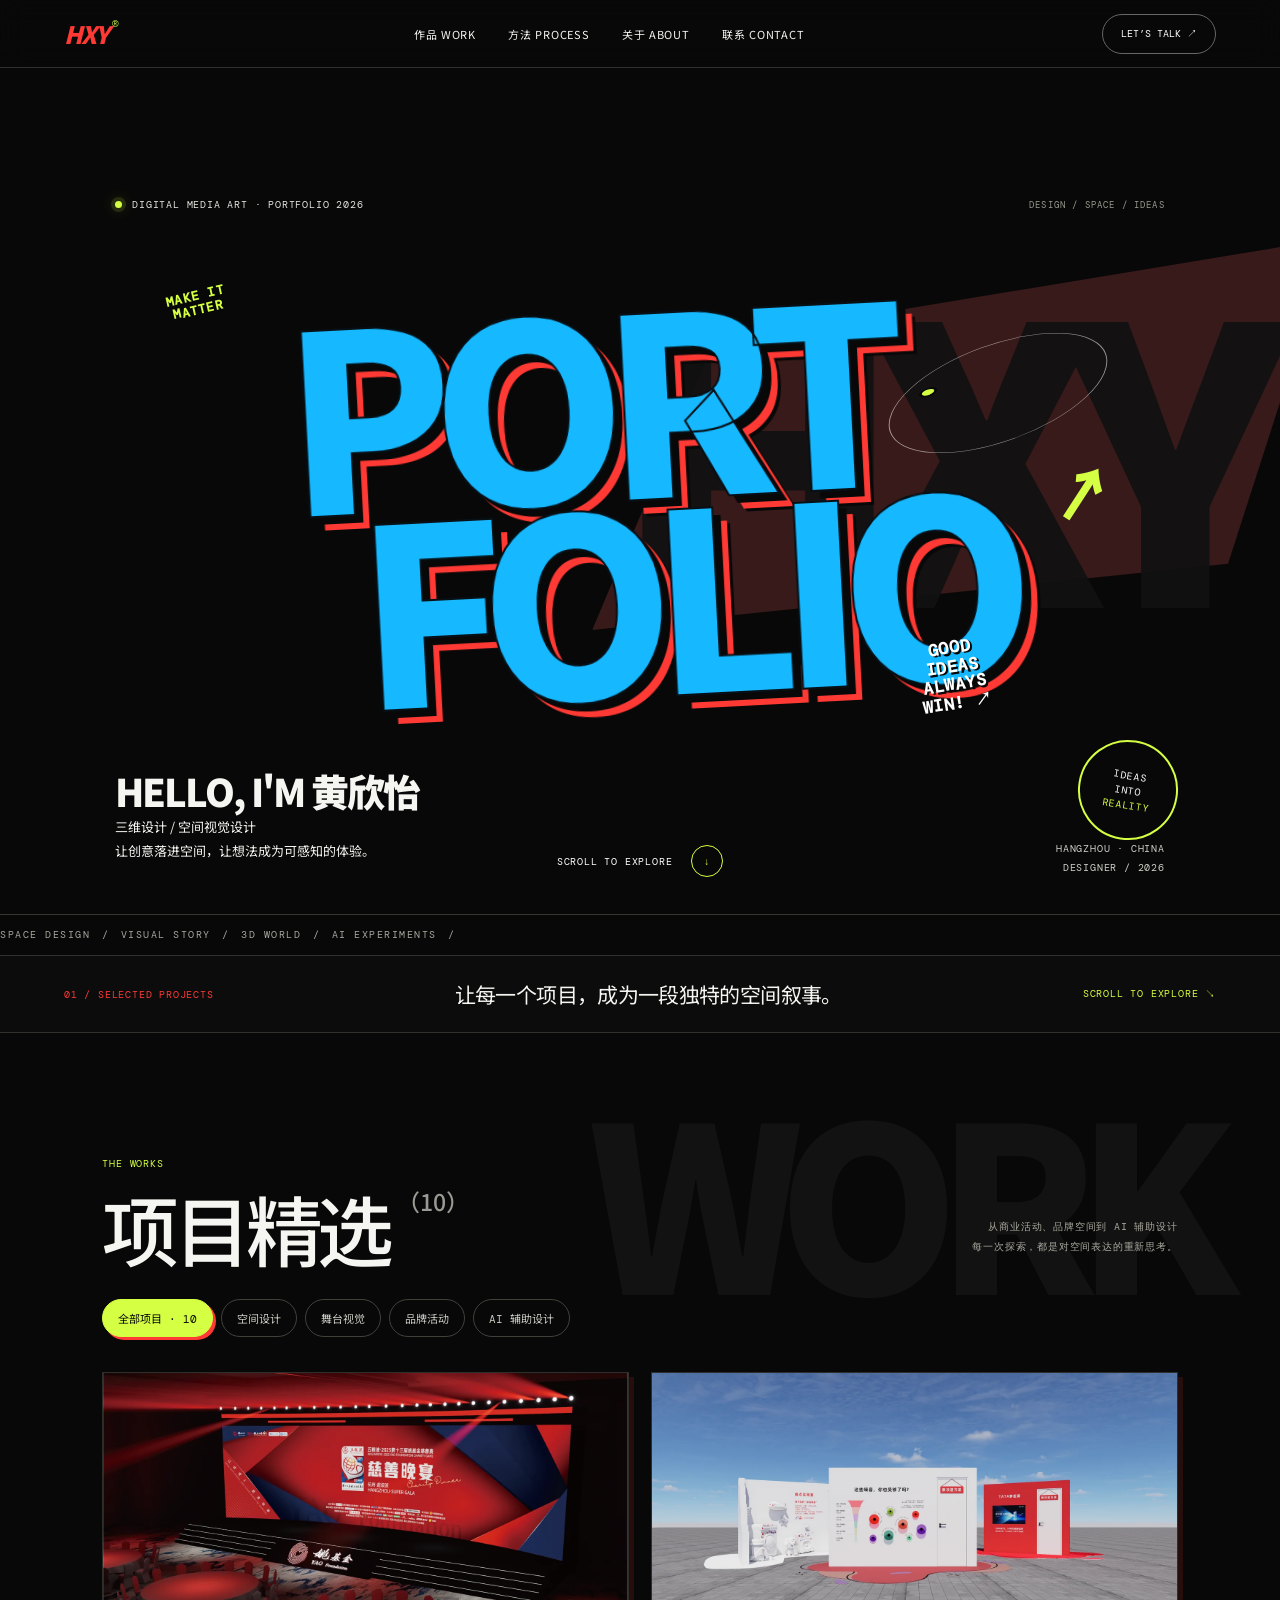
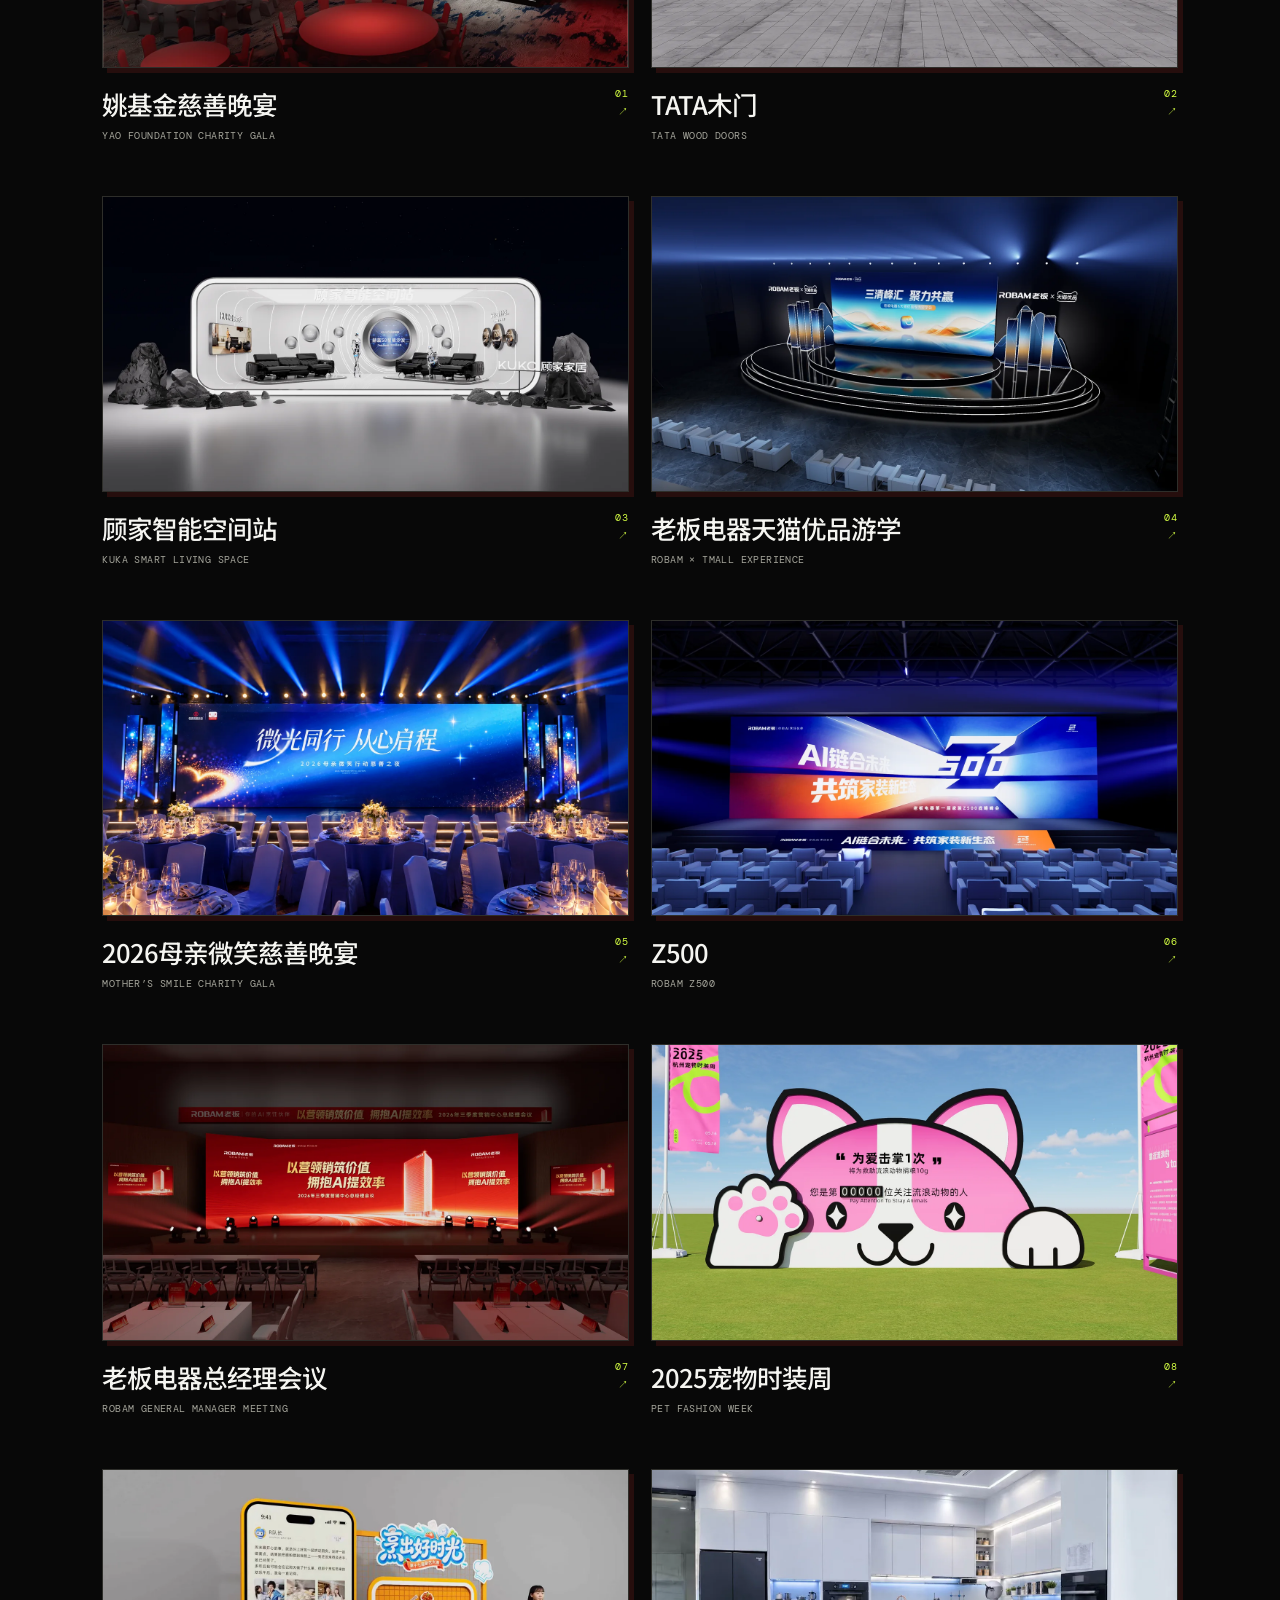
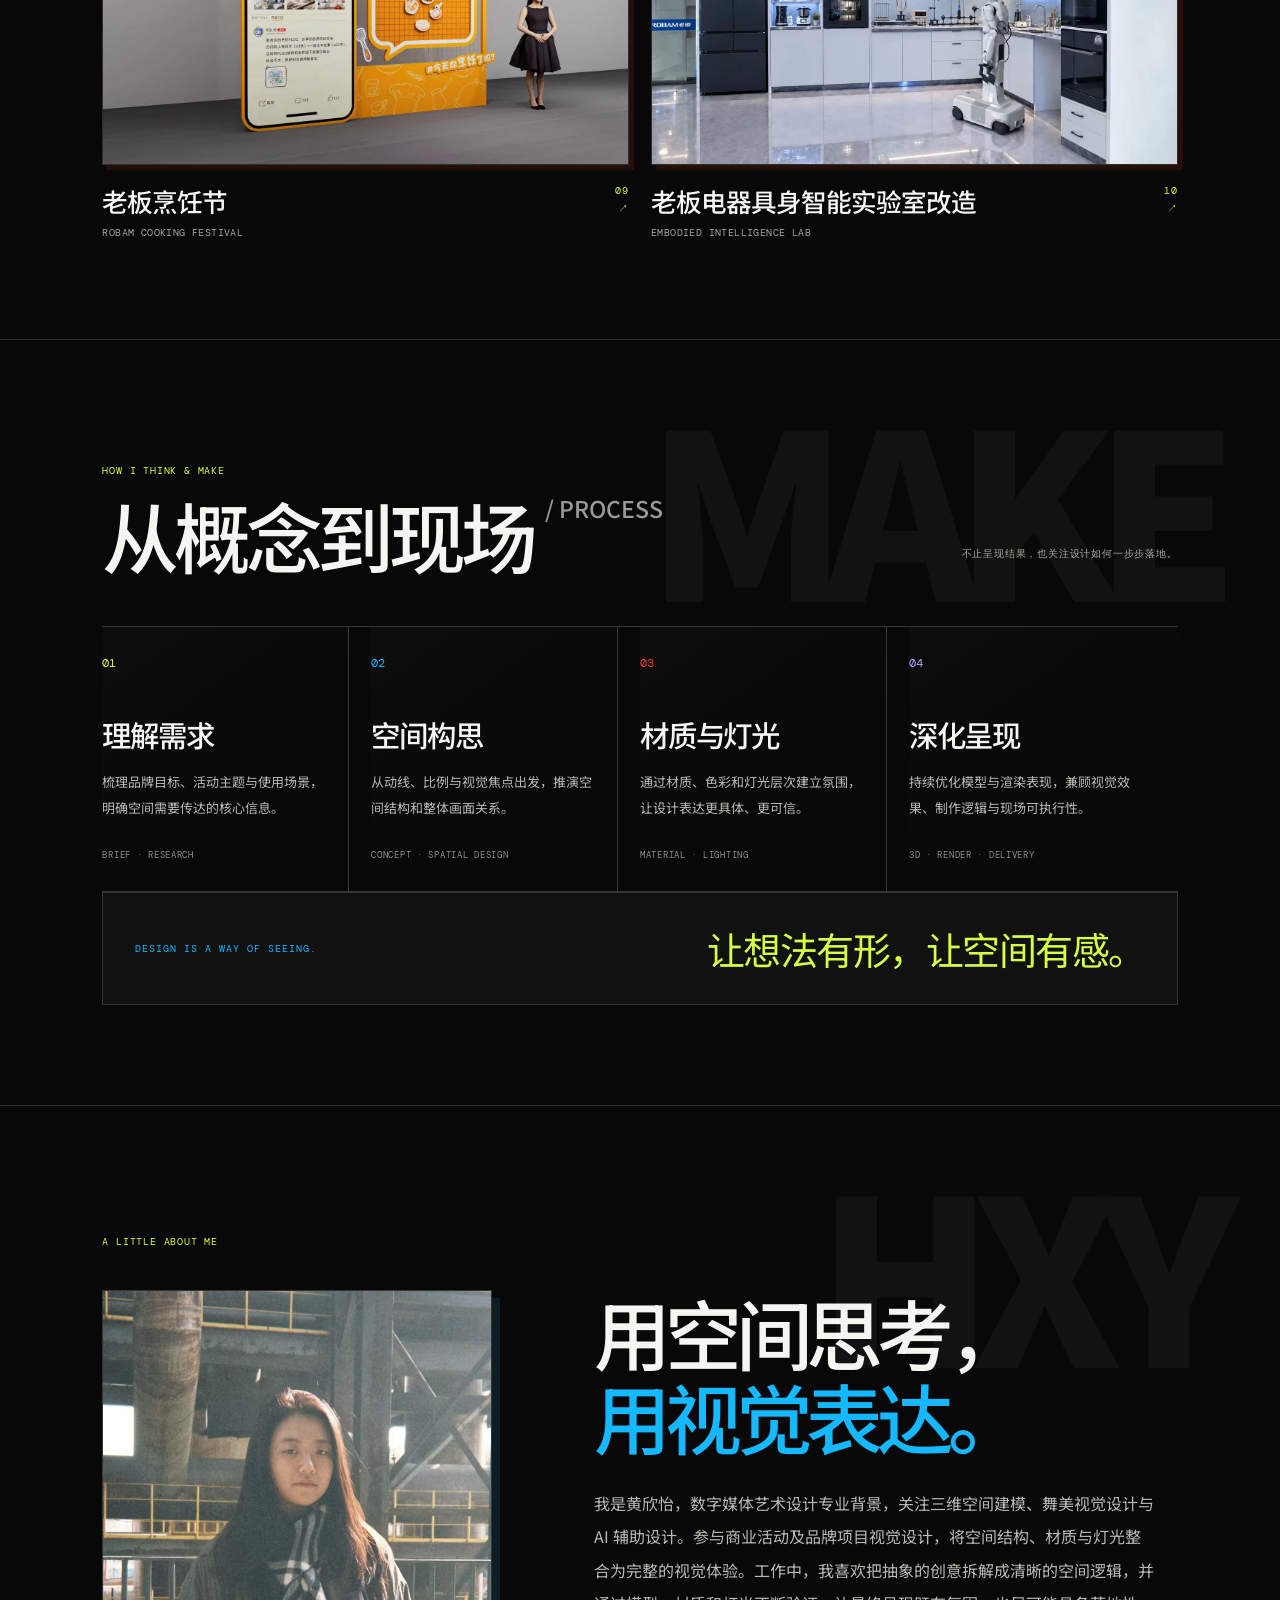
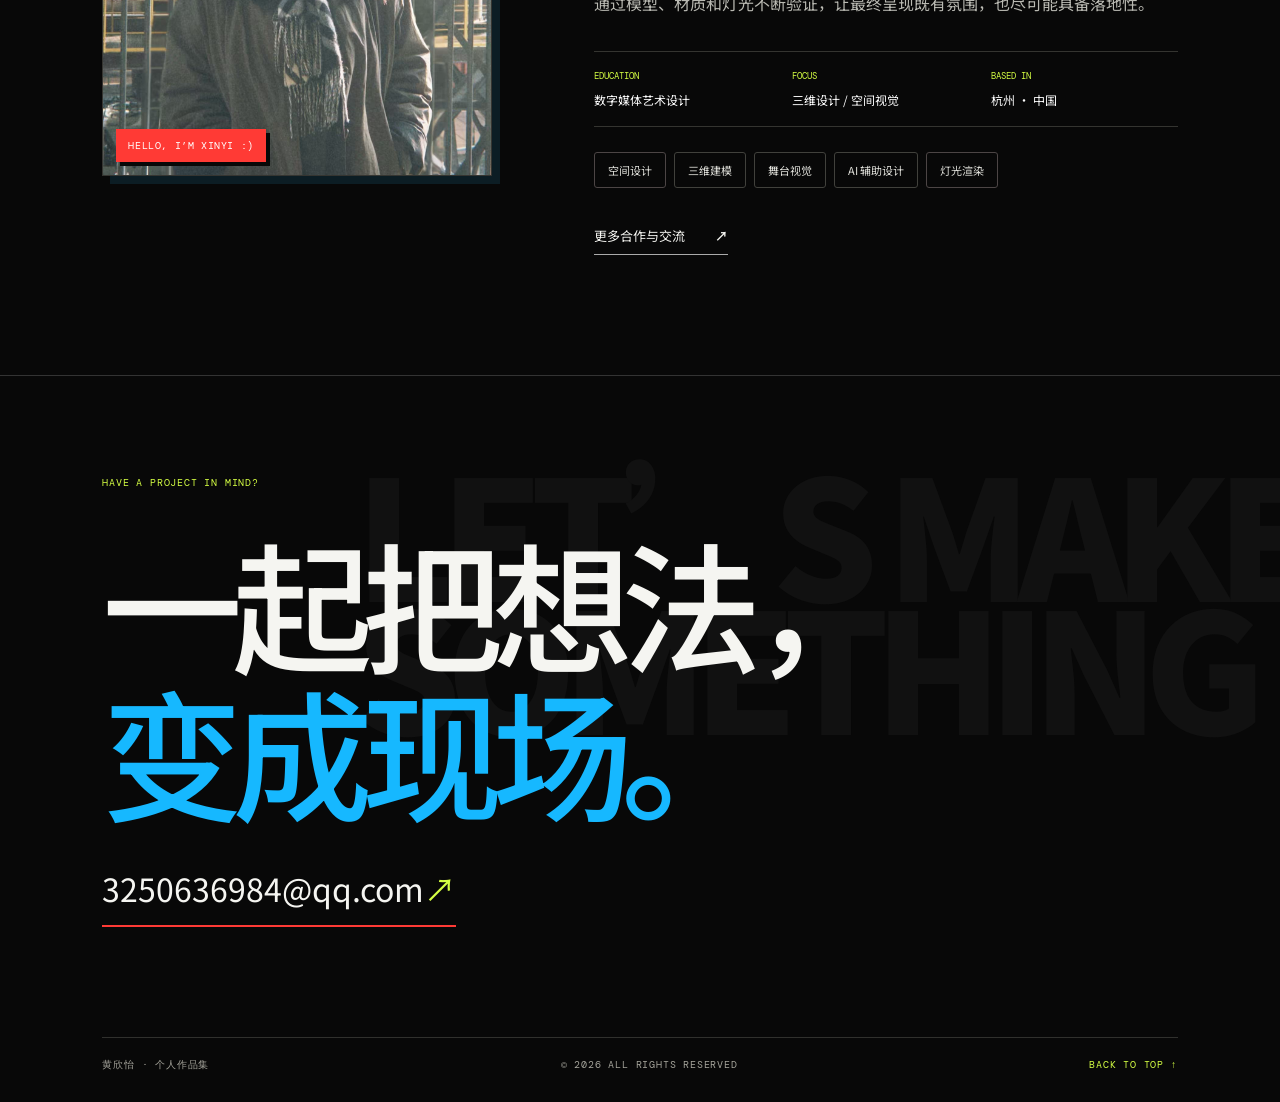
<file: index.html>
<!doctype html>
<html lang="zh-CN"><head><meta charset="utf-8"><meta name="viewport" content="width=device-width,initial-scale=1,viewport-fit=cover"><meta name="theme-color" content="#080808"><meta name="description" content="黄欣怡个人作品集｜三维设计、空间视觉与AI辅助设计"><title>黄欣怡 — 空间视觉设计作品集</title><link rel="stylesheet" href="style.css"></head>
<body><div class="site-loader" id="siteLoader" aria-label="网站加载中" role="status"><div class="loader-inner"><div class="loader-mark" aria-hidden="true"></div><div class="loader-bottom"><span class="loader-label">正在载入作品</span><span class="loader-percent" id="loaderPercent">0%</span></div><div class="loader-track"><span id="loaderBar"></span></div></div></div><div class="topbar"><a class="wordmark" href="#home">HXY<span>®</span></a><nav><a href="#work">作品 WORK</a><a href="#approach">方法 PROCESS</a><a href="#about">关于 ABOUT</a><a href="#contact">联系 CONTACT</a></nav><a class="contact-pill" href="mailto:3250636984@qq.com">LET’S TALK ↗</a></div>
<main id="home"><section class="hero hero-playful"><div class="hero-kicker"><span class="dot"></span> DIGITAL MEDIA ART · PORTFOLIO 2026 <span class="kicker-note">DESIGN / SPACE / IDEAS</span></div><div class="hero-art-wrap"><div class="hero-artword" aria-label="Portfolio"><span class="word-line word-line-one">PORT</span><span class="word-line word-line-two">FOLIO</span></div><span class="hero-doodle doodle-one">GOOD<br>IDEAS<br>ALWAYS<br>WIN! ↗</span><span class="hero-doodle doodle-two">MAKE IT<br>MATTER</span><span class="hero-spark spark-three">↗</span><span class="hero-orbit"></span></div><div class="hero-bottom"><p><strong>HELLO, I'M 黄欣怡</strong><br>三维设计 / 空间视觉设计<br>让创意落进空间，让想法成为可感知的体验。</p><a class="scroll-cue" href="#work">SCROLL TO EXPLORE <span>↓</span></a><div class="hero-index">HANGZHOU · CHINA<br>DESIGNER / 2026</div></div><div class="hero-stamp">IDEAS<br>INTO<br><b>REALITY</b></div><div class="hero-bottom-ribbon">SPACE DESIGN　/　VISUAL STORY　/　3D WORLD　/　AI EXPERIMENTS　/　</div></section>
<section class="intro-line"><span>01 / SELECTED PROJECTS</span><p>让每一个项目，成为一段独特的空间叙事。</p><span>SCROLL TO EXPLORE ↘</span></section>
<section id="work" class="work-section"><div class="section-head"><div><span class="eyebrow">THE WORKS</span><h2>项目精选<span>（10）</span></h2></div><p>从商业活动、品牌空间到 AI 辅助设计<br>每一次探索，都是对空间表达的重新思考。</p></div><div class="project-filter" id="projectFilter" aria-label="项目分类筛选"><button class="active" data-filter="all">全部项目 · 10</button><button data-filter="空间设计">空间设计</button><button data-filter="舞台视觉">舞台视觉</button><button data-filter="品牌活动">品牌活动</button><button data-filter="AI辅助设计">AI 辅助设计</button></div><div class="project-list" id="projectList"></div></section>
<section class="approach-section" id="approach"><div class="section-head"><div><span class="eyebrow">HOW I THINK & MAKE</span><h2>从概念到现场<span> / PROCESS</span></h2></div><p>不止呈现结果，也关注设计如何一步步落地。</p></div><div class="approach-grid"><article class="approach-card"><span>01</span><h3>理解需求</h3><p>梳理品牌目标、活动主题与使用场景，明确空间需要传达的核心信息。</p><small>BRIEF · RESEARCH</small></article><article class="approach-card"><span>02</span><h3>空间构思</h3><p>从动线、比例与视觉焦点出发，推演空间结构和整体画面关系。</p><small>CONCEPT · SPATIAL DESIGN</small></article><article class="approach-card"><span>03</span><h3>材质与灯光</h3><p>通过材质、色彩和灯光层次建立氛围，让设计表达更具体、更可信。</p><small>MATERIAL · LIGHTING</small></article><article class="approach-card"><span>04</span><h3>深化呈现</h3><p>持续优化模型与渲染表现，兼顾视觉效果、制作逻辑与现场可执行性。</p><small>3D · RENDER · DELIVERY</small></article></div><div class="statement-band"><span>DESIGN IS A WAY OF SEEING.</span><p>让想法有形，让空间有感。</p></div></section>
<section id="about" class="about-section"><span class="eyebrow">A LITTLE ABOUT ME</span><div class="about-grid"><div class="about-visual"><img src="assets/about-photo.jpg" alt="黄欣怡个人照片" loading="lazy"><span>HELLO, I’M XINYI :)</span></div><div class="about-content"><h2>用空间思考，<br><em>用视觉表达。</em></h2><p class="about-copy">我是黄欣怡，数字媒体艺术设计专业背景，关注三维空间建模、舞美视觉设计与 AI 辅助设计。参与商业活动及品牌项目视觉设计，将空间结构、材质与灯光整合为完整的视觉体验。工作中，我喜欢把抽象的创意拆解成清晰的空间逻辑，并通过模型、材质和灯光不断验证，让最终呈现既有氛围，也尽可能具备落地性。</p><div class="profile-facts"><div><small>EDUCATION</small><b>数字媒体艺术设计</b></div><div><small>FOCUS</small><b>三维设计 / 空间视觉</b></div><div><small>BASED IN</small><b>杭州 · 中国</b></div></div><div class="skill-row"><span>空间设计</span><span>三维建模</span><span>舞台视觉</span><span>AI 辅助设计</span><span>灯光渲染</span></div><a class="text-link" href="mailto:3250636984@qq.com">更多合作与交流 <b>↗</b></a></div></div></section>
<section id="contact" class="contact-section"><span class="eyebrow">HAVE A PROJECT IN MIND?</span><h2>一起把想法，<br><em>变成现场。</em></h2><a class="email-link" href="mailto:3250636984@qq.com">3250636984@qq.com <span>↗</span></a><div class="contact-foot"><span>黄欣怡 · 个人作品集</span><span>© 2026 ALL RIGHTS RESERVED</span><a href="#home">BACK TO TOP ↑</a></div></section></main>
<div class="modal" id="modal" aria-hidden="true"><button class="modal-close" aria-label="关闭">×</button><div class="modal-inner"><div class="modal-meta"><span id="modalNum"></span><span id="modalTag"></span></div><h2 id="modalTitle"></h2><p id="modalDesc"></p><div class="modal-gallery" id="modalGallery"></div><div class="modal-bottom"><span>SELECTED PROJECT / HXY</span><button id="modalPrev">← 上一个</button><button id="modalNext">下一个 →</button></div></div></div><script src="projects.js"></script><script src="script.js"></script></body></html>
</file>
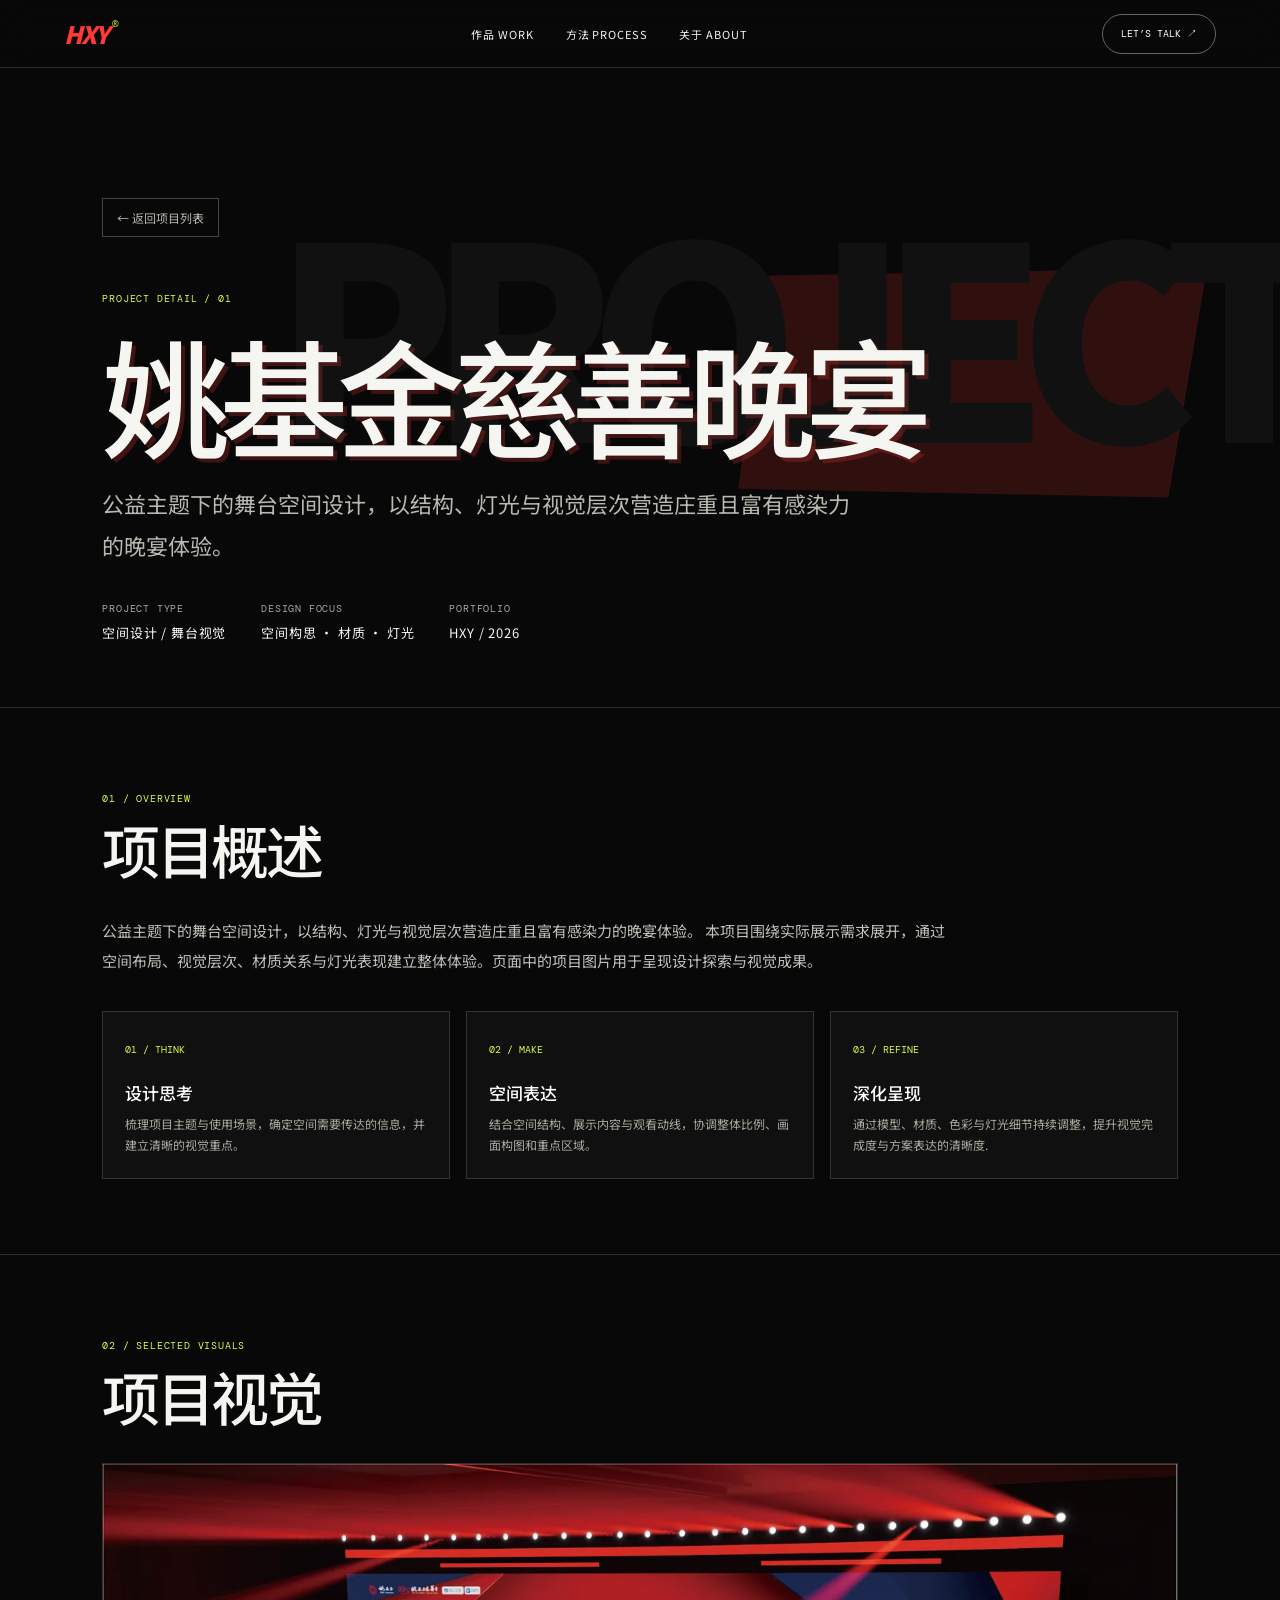
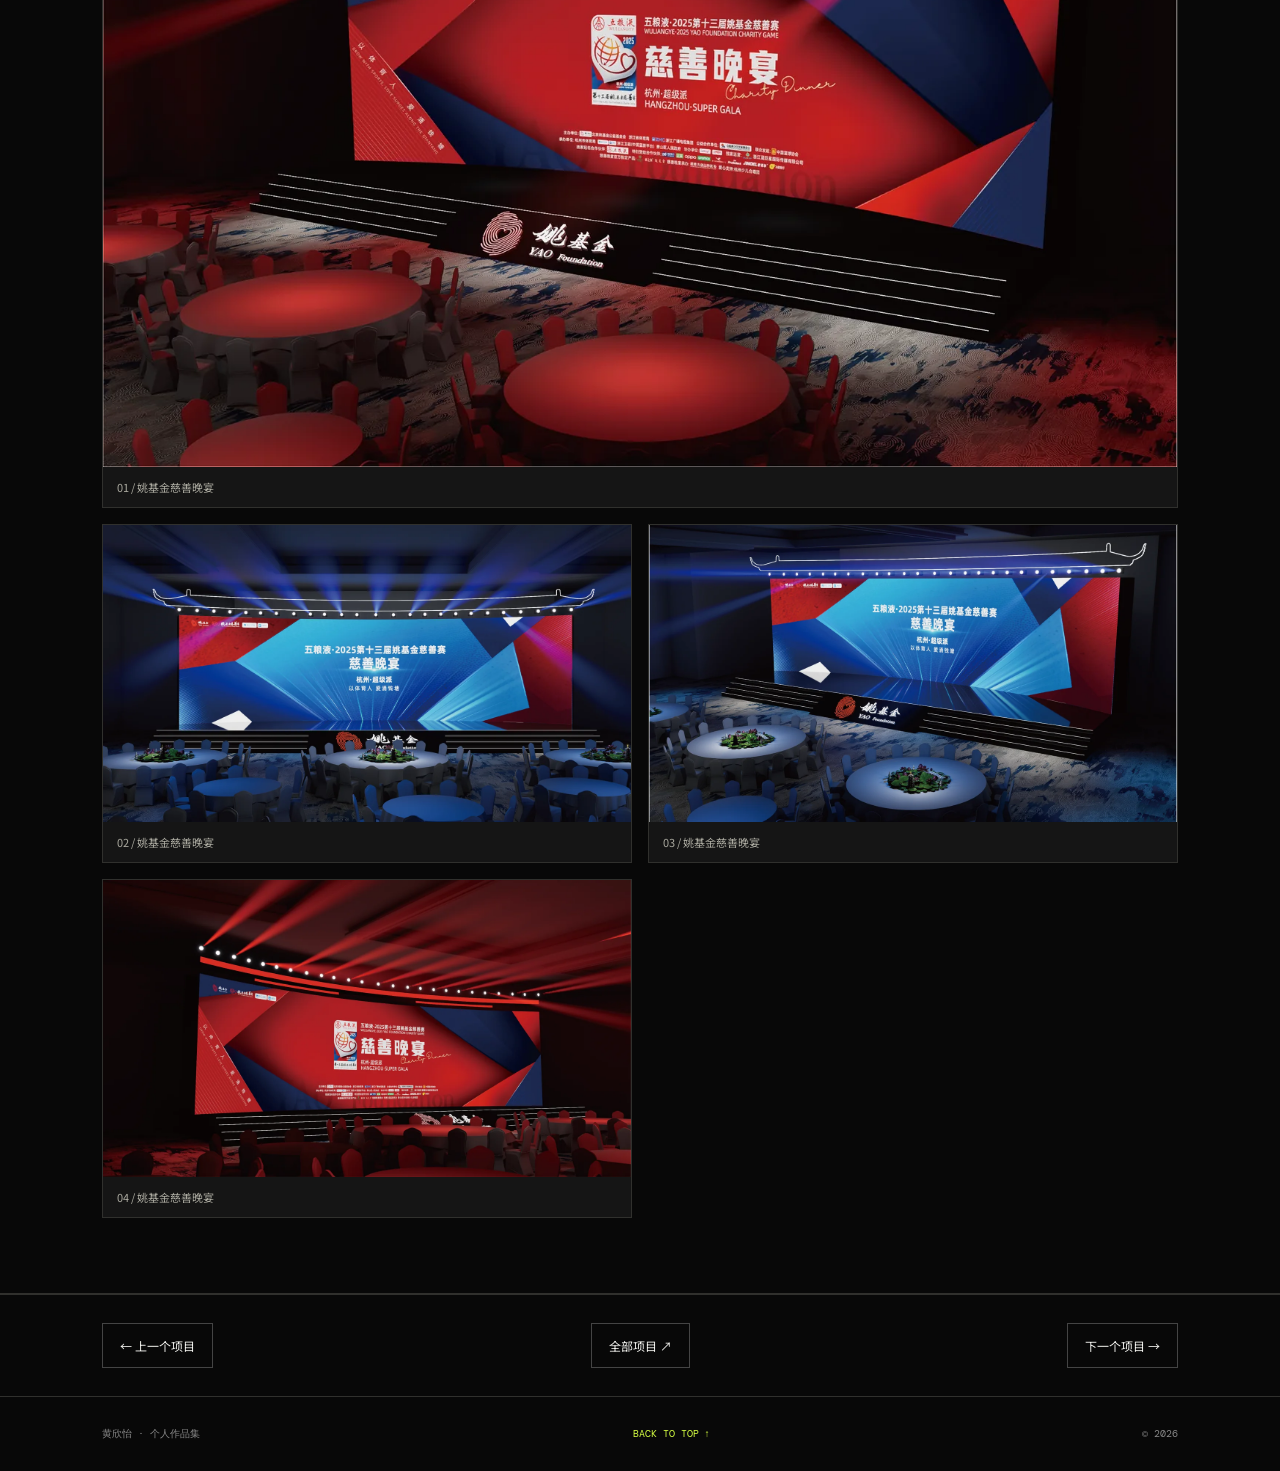
<file: project.html>
<!doctype html>
<html lang="zh-CN"><head><meta charset="utf-8"><meta name="viewport" content="width=device-width,initial-scale=1,viewport-fit=cover"><meta name="theme-color" content="#080808"><meta name="description" content="黄欣怡个人作品集项目详情"><title>项目详情 — 黄欣怡</title><link rel="stylesheet" href="style.css"><style>
.detail-top{padding:130px 8vw 65px;border-bottom:1px solid #30302d}.back-link{font-size:12px;color:#b6b6ae}.detail-top .eyebrow{display:block;margin-top:55px}.detail-top h1{font-size:clamp(48px,10vw,130px);line-height:1;letter-spacing:-.085em;font-weight:500;margin:25px 0}.detail-top .lead{font-size:clamp(16px,2vw,22px);line-height:1.9;color:#b9b9b2;max-width:760px}.detail-meta{display:flex;gap:35px;flex-wrap:wrap;margin-top:35px;color:#aaa99f;font:10px 'DM Mono',monospace;letter-spacing:.08em}.detail-meta b{display:block;color:#f5f5f1;font:13px 'Noto Sans SC',sans-serif;margin-top:8px}.detail-section{padding:75px 8vw;border-bottom:1px solid #30302d}.detail-section h2{font-size:clamp(30px,5vw,58px);letter-spacing:-.06em;font-weight:500;margin:0 0 25px}.detail-copy{max-width:850px;color:#c1c1ba;line-height:2;font-size:15px}.detail-copy p{margin:0 0 16px}.detail-points{display:grid;grid-template-columns:repeat(3,1fr);gap:16px;margin-top:35px}.detail-point{border:1px solid #333;padding:22px;min-height:150px}.detail-point small{font:10px 'DM Mono';color:var(--accent)}.detail-point h3{font-size:17px;font-weight:500;margin:22px 0 8px}.detail-point p{font-size:12px;color:#aaa99f;line-height:1.8;margin:0}.detail-gallery{display:grid;grid-template-columns:1fr 1fr;gap:16px}.detail-gallery figure{margin:0;overflow:hidden;background:#151515}.detail-gallery figure:first-child{grid-column:1/-1}.detail-gallery img{display:block;width:100%;aspect-ratio:16/9;object-fit:cover;transition:transform .5s;cursor:zoom-in}.detail-gallery figure:hover img{transform:scale(1.02)}.detail-gallery figcaption{padding:12px 14px;color:#aaa99f;font-size:11px}.compare-tabs{display:flex;gap:10px;flex-wrap:wrap;margin:28px 0 10px}.compare-tab{border:1px solid #444;background:transparent;color:#c1c1ba;padding:12px 16px;font:12px 'Noto Sans SC',sans-serif;cursor:pointer;transition:background .2s,color .2s,border-color .2s}.compare-tab:hover,.compare-tab.active{background:var(--accent);color:#080808;border-color:var(--accent)}@media(max-width:700px){.compare-tab{flex:1 1 100%;text-align:left}}
.compare-wrap{margin-top:25px}.compare-stage{--split:50%;position:relative;overflow:hidden;aspect-ratio:16/9;background:#171717}.compare-stage img{position:absolute;inset:0;width:100%;height:100%;object-fit:cover}.compare-stage .after-image{clip-path:inset(0 0 0 var(--split))}.compare-divider{position:absolute;top:0;bottom:0;left:var(--split);width:2px;background:var(--accent);transform:translateX(-1px);pointer-events:none}.compare-divider:after{content:'↔';position:absolute;left:50%;top:50%;transform:translate(-50%,-50%);width:42px;height:42px;display:grid;place-items:center;background:var(--accent);color:#080808;border-radius:50%;font-size:20px}.compare-label{position:absolute;top:16px;padding:10px 12px;background:rgba(8,8,8,.8);font-size:11px;z-index:2}.compare-label.before{left:16px}.compare-label.after{right:16px}.compare-range{width:100%;margin:18px 0;accent-color:var(--accent);cursor:ew-resize}.compare-hint{font-size:12px;color:#aaa99f}.detail-actions{display:flex;justify-content:space-between;align-items:center;gap:15px;padding:28px 8vw}.detail-actions a,.detail-actions button{border:1px solid #444;background:transparent;color:#f5f5f1;padding:13px 17px;font-size:12px;cursor:pointer}.detail-actions a:hover,.detail-actions button:hover{background:var(--accent);color:#080808;border-color:var(--accent)}.lightbox{position:fixed;inset:0;background:rgba(0,0,0,.94);z-index:50;display:none;align-items:center;justify-content:center;padding:5vw}.lightbox.open{display:flex}.lightbox img{max-width:92vw;max-height:88vh;object-fit:contain}.lightbox button{position:absolute;right:25px;top:20px;background:none;border:1px solid #777;color:white;border-radius:50%;width:44px;height:44px;font-size:25px;cursor:pointer}.detail-foot{padding:30px 8vw;color:#888;font:10px 'DM Mono';display:flex;justify-content:space-between}
@media(max-width:700px){.detail-top{padding:110px 5vw 45px}.detail-section{padding:55px 5vw}.detail-points{grid-template-columns:1fr}.detail-gallery{grid-template-columns:1fr}.detail-gallery figure:first-child{grid-column:auto}.detail-actions{padding:22px 5vw}.detail-foot{padding:25px 5vw}.detail-meta{gap:18px}}
</style></head><body>
<div class="topbar"><a class="wordmark" href="index.html#home">HXY<span>®</span></a><nav><a href="index.html#work">作品 WORK</a><a href="index.html#approach">方法 PROCESS</a><a href="index.html#about">关于 ABOUT</a></nav><a class="contact-pill" href="mailto:3250636984@qq.com">LET’S TALK ↗</a></div>
<main id="detailRoot"><header class="detail-top"><a class="back-link" href="index.html#work">← 返回项目列表</a><span class="eyebrow">PROJECT DETAIL / <span id="projectNumber">01</span></span><h1 id="projectTitle">项目加载中</h1><p class="lead" id="projectLead"></p><div class="detail-meta"><div>PROJECT TYPE<b id="projectTag"></b></div><div>DESIGN FOCUS<b id="projectFocus">空间构思 · 材质 · 灯光</b></div><div>PORTFOLIO<b>HXY / 2026</b></div></div></header>
<section class="detail-section"><span class="eyebrow">01 / OVERVIEW</span><h2>项目概述</h2><div class="detail-copy" id="projectOverview"></div><div class="detail-points"><article class="detail-point"><small>01 / THINK</small><h3>设计思考</h3><p id="thinkText"></p></article><article class="detail-point"><small>02 / MAKE</small><h3>空间表达</h3><p id="makeText"></p></article><article class="detail-point"><small>03 / REFINE</small><h3>深化呈现</h3><p id="refineText"></p></article></div></section>
<section class="detail-section" id="comparisonSection" hidden><span class="eyebrow">02 / BEFORE & AFTER</span><h2>改造前后对比</h2><div class="detail-copy"><p>以下三张照片均为你刚刚提供的实验室改造前原图，按空间视角分别对应：原有厨房柜体、实验室整体空间、中央岛台区域。选择一个视角，再拖动滑块与对应的改造概念图进行比较。</p></div><div class="compare-tabs" role="group" aria-label="选择改造前对比视角"><button type="button" class="compare-tab active" data-before="assets/project-10/before-01.webp" data-after="assets/project-10/image-01.webp" data-caption="原有厨房柜体">01 原有厨房柜体</button><button type="button" class="compare-tab" data-before="assets/project-10/before-02.webp" data-after="assets/project-10/image-03.webp" data-caption="实验室整体空间">02 实验室整体空间</button><button type="button" class="compare-tab" data-before="assets/project-10/before-03.webp" data-after="assets/project-10/image-04.webp" data-caption="中央岛台区域">03 中央岛台区域</button></div><div class="compare-wrap"><div class="compare-stage" id="compareStage"><span class="compare-label before" id="beforeLabel">改造前 · 原有厨房柜体</span><span class="compare-label after">改造后 · 概念方案</span><img id="beforeImage" src="assets/project-10/before-01.webp" alt="老板电器具身智能实验室改造前原图：原有厨房柜体"><img id="afterImage" class="after-image" src="assets/project-10/image-01.webp" alt="老板电器具身智能实验室改造概念方案"><div class="compare-divider"></div></div><input class="compare-range" id="compareRange" type="range" min="0" max="100" value="50" aria-label="拖动比较改造前后"><p class="compare-hint">← 向左拖动查看改造前　/　向右拖动查看改造后 →</p></div></section>
<section class="detail-section"><span class="eyebrow" id="galleryEyebrow">02 / SELECTED VISUALS</span><h2>项目视觉</h2><div class="detail-gallery" id="detailGallery"></div></section>
<div class="detail-actions"><a id="prevProject" href="#">← 上一个项目</a><a href="index.html#work">全部项目 ↗</a><a id="nextProject" href="#">下一个项目 →</a></div></main><footer class="detail-foot"><span>黄欣怡 · 个人作品集</span><a href="#">BACK TO TOP ↑</a><span>© 2026</span></footer><div class="lightbox" id="lightbox" aria-hidden="true"><button id="lightboxClose" aria-label="关闭图片">×</button><img id="lightboxImage" alt="项目大图"></div>
<script src="projects.js"></script><script>
/* Match the homepage's scroll rhythm on every project detail page. */
const detailProgress=document.createElement('div');detailProgress.className='scroll-progress';document.body.appendChild(detailProgress);
const updateDetailProgress=()=>{const max=document.documentElement.scrollHeight-window.innerHeight;detailProgress.style.width=(max>0?window.scrollY/max*100:0)+'%'};window.addEventListener('scroll',updateDetailProgress,{passive:true});updateDetailProgress();
const params=new URLSearchParams(location.search);let idx=Math.max(0,Math.min(projects.length-1,Number(params.get('id')||0)));const p=projects[idx];const set=(id,t)=>document.getElementById(id).textContent=t;document.title=p.name+' — 黄欣怡作品集';set('projectNumber',String(idx+1).padStart(2,'0'));set('projectTitle',p.name);set('projectLead',p.desc);set('projectTag',p.tag);set('projectOverview',p.desc+' 本项目围绕实际展示需求展开，通过空间布局、视觉层次、材质关系与灯光表现建立整体体验。页面中的项目图片用于呈现设计探索与视觉成果。');set('thinkText','梳理项目主题与使用场景，确定空间需要传达的信息，并建立清晰的视觉重点。');set('makeText','结合空间结构、展示内容与观看动线，协调整体比例、画面构图和重点区域。');set('refineText','通过模型、材质、色彩与灯光细节持续调整，提升视觉完成度与方案表达的清晰度.');
if(idx===9){document.getElementById('comparisonSection').hidden=false;set('galleryEyebrow','03 / SELECTED VISUALS')}else{document.getElementById('comparisonSection').hidden=true;set('galleryEyebrow','02 / SELECTED VISUALS')}
const gallery=document.getElementById('detailGallery');p.images.forEach((src,i)=>{const fig=document.createElement('figure');fig.classList.add('detail-reveal');const im=document.createElement('img');im.src=src;im.alt=p.name+' 项目展示 '+(i+1);im.loading='lazy';im.addEventListener('error',()=>{fig.classList.add('image-load-error');cap.textContent='图片加载失败：'+src;});im.addEventListener('click',()=>{document.getElementById('lightboxImage').src=src;document.getElementById('lightbox').classList.add('open');document.getElementById('lightbox').setAttribute('aria-hidden','false')});const cap=document.createElement('figcaption');cap.textContent=String(i+1).padStart(2,'0')+' / '+p.name;fig.append(im,cap);gallery.append(fig)});
document.getElementById('prevProject').href='project.html?id='+(idx-1+projects.length)%projects.length;document.getElementById('nextProject').href='project.html?id='+(idx+1)%projects.length;document.getElementById('compareRange').addEventListener('input',e=>document.getElementById('compareStage').style.setProperty('--split',e.target.value+'%'));document.querySelectorAll('.compare-tab').forEach(btn=>btn.addEventListener('click',()=>{document.querySelectorAll('.compare-tab').forEach(b=>b.classList.toggle('active',b===btn));const before=document.getElementById('beforeImage'),after=document.getElementById('afterImage');before.src=btn.dataset.before;before.alt='老板电器具身智能实验室改造前原图：'+btn.dataset.caption;after.src=btn.dataset.after;after.alt='老板电器具身智能实验室改造后概念方案：'+btn.dataset.caption;document.getElementById('beforeLabel').textContent='改造前 · '+btn.dataset.caption;document.getElementById('compareStage').style.setProperty('--split','50%');document.getElementById('compareRange').value=50;}));const lb=document.getElementById('lightbox');document.getElementById('lightboxClose').addEventListener('click',()=>lb.classList.remove('open'));lb.addEventListener('click',e=>{if(e.target===lb)lb.classList.remove('open')});document.addEventListener('keydown',e=>{if(e.key==='Escape')lb.classList.remove('open')});
const revealDetailTargets=document.querySelectorAll('.detail-top,.detail-section,.detail-actions,.detail-foot,.detail-point,.compare-wrap,.detail-gallery figure');revealDetailTargets.forEach(el=>{if(!el.classList.contains('detail-reveal'))el.classList.add('detail-reveal')});
if('IntersectionObserver' in window){const detailObserver=new IntersectionObserver(entries=>entries.forEach(entry=>{if(entry.isIntersecting){entry.target.classList.add('is-visible');detailObserver.unobserve(entry.target)}}),{threshold:.08,rootMargin:'0px 0px -4% 0px'});revealDetailTargets.forEach(el=>detailObserver.observe(el))}else revealDetailTargets.forEach(el=>el.classList.add('is-visible'));
</script></body></html>
</file>
<file: style.css>
@import url('https://fonts.googleapis.com/css2?family=DM+Mono:wght@400;500&family=Noto+Sans+SC:wght@300;400;500;600;700;900&display=swap');
:root{--paper:#f4f3ef;--ink:#171714;--muted:#77766f;--line:#d7d5ce;--accent:#d5ff43}*{box-sizing:border-box}html{scroll-behavior:smooth}body{margin:0;background:var(--paper);color:var(--ink);font-family:'Noto Sans SC',Arial,sans-serif;font-weight:400}a{color:inherit;text-decoration:none}.topbar{height:76px;padding:0 5vw;display:flex;align-items:center;justify-content:space-between;border-bottom:1px solid var(--line);position:absolute;top:0;left:0;width:100%;z-index:5}.wordmark{font-weight:900;font-size:24px;letter-spacing:-2px}.wordmark span{font:11px 'DM Mono';vertical-align:top;margin-left:4px}.topbar nav{display:flex;gap:32px;font-size:11px;letter-spacing:.08em}.contact-pill{border:1px solid var(--ink);border-radius:99px;padding:12px 18px;font:10px 'DM Mono';transition:.25s}.contact-pill:hover{background:var(--ink);color:white}.hero{min-height:780px;padding:160px 9vw 55px;position:relative;display:flex;flex-direction:column;justify-content:center;overflow:hidden}.hero:after{content:'H';position:absolute;font-size:clamp(360px,55vw,800px);font-weight:900;letter-spacing:-.12em;right:5vw;top:80px;color:#ebe9e2;z-index:0;line-height:1;pointer-events:none}.hero>*{position:relative;z-index:1}.hero-kicker,.eyebrow,.intro-line>span,.hero-index,.hero-stamp,.section-head p,.project-meta,.timeline-item small,.contact-foot,.modal-meta,.modal-bottom{font:10px 'DM Mono',monospace;letter-spacing:.08em}.hero-kicker{display:flex;align-items:center;gap:10px;margin-bottom:30px}.dot{width:7px;height:7px;border-radius:50%;background:#9ab92b;display:inline-block}.hero h1{font-size:clamp(72px,12vw,172px);line-height:.98;letter-spacing:-.095em;margin:0;font-weight:600}.hero h1 em,.about-grid h2 em,.contact-section h2 em{font-style:normal;color:#8b8a80}.hero-bottom{display:grid;grid-template-columns:1fr 1fr 1fr;align-items:end;margin-top:70px}.hero-bottom p{font-size:13px;line-height:2;color:#5f5e57}.scroll-cue{justify-self:center;font-size:12px}.scroll-cue span{display:inline-flex;border:1px solid var(--ink);border-radius:50%;width:32px;height:32px;align-items:center;justify-content:center;margin-left:12px}.hero-index{text-align:right;line-height:1.9}.hero-stamp{position:absolute!important;right:10%;top:28%;border:1px solid #b8b6ac;border-radius:50%;width:105px;height:105px;display:flex;align-items:center;justify-content:center;flex-direction:column;text-align:center;transform:rotate(12deg);line-height:1.5}.hero-stamp b{font-weight:400;color:#8a8a7d}.intro-line{border-top:1px solid var(--line);border-bottom:1px solid var(--line);padding:23px 5vw;display:flex;align-items:center;justify-content:space-between;gap:20px}.intro-line p{margin:0;font-size:14px}.intro-line>span{color:var(--muted)}.work-section,.timeline-section{padding:115px 8vw 100px}.section-head{display:flex;justify-content:space-between;align-items:end;margin-bottom:52px}.eyebrow{color:#77766f}.section-head h2{font-size:clamp(38px,6vw,78px);letter-spacing:-.07em;line-height:1;margin:18px 0 0;font-weight:500}.section-head h2 span{font-size:.3em;letter-spacing:0;color:var(--muted);vertical-align:top;margin-left:8px}.section-head p{line-height:2;color:var(--muted);text-align:right}.project-list{display:grid;grid-template-columns:1fr 1fr;gap:54px 22px}.project-card{cursor:pointer;min-width:0}.project-image{width:100%;aspect-ratio:16/9;overflow:hidden;background:#e2e0d9;position:relative}.project-image img{width:100%;height:100%;display:block;object-fit:cover;transition:transform .8s cubic-bezier(.2,.7,.2,1),filter .5s}.project-card:hover .project-image img{transform:scale(1.035);filter:saturate(1.06)}.project-image:after{content:'VIEW PROJECT ↗';position:absolute;right:16px;bottom:16px;background:var(--accent);padding:12px 14px;font:10px 'DM Mono';opacity:0;transform:translateY(6px);transition:.25s}.project-card:hover .project-image:after{opacity:1;transform:translateY(0)}.project-info{display:flex;justify-content:space-between;gap:15px;padding-top:17px;align-items:start}.project-info h3{font-size:clamp(18px,2vw,26px);font-weight:500;letter-spacing:-.04em;margin:0 0 7px}.project-info .en{font:10px 'DM Mono';color:var(--muted);letter-spacing:.04em}.project-meta{text-align:right;color:var(--muted);line-height:1.8;white-space:nowrap}.timeline-section{background:#eae9e3}.timeline{border-top:1px solid #c8c6bc}.timeline-item{display:grid;grid-template-columns:70px 1fr auto;gap:20px;align-items:center;padding:23px 0;border-bottom:1px solid #c8c6bc;cursor:pointer;transition:padding .25s}.timeline-item:hover{padding-left:12px;padding-right:12px}.timeline-item .number{font:12px 'DM Mono';color:#85847a}.timeline-item h3{font-size:clamp(17px,2.2vw,27px);font-weight:500;margin:0;letter-spacing:-.04em}.timeline-item small{display:block;color:var(--muted);margin-top:6px}.timeline-item .arrow{font-size:22px;transition:transform .2s}.timeline-item:hover .arrow{transform:translate(4px,-4px)}.about-section{padding:120px 8vw}.about-grid{display:grid;grid-template-columns:1.1fr 1fr;gap:8vw;margin-top:40px}.about-grid h2,.contact-section h2{font-size:clamp(48px,8vw,105px);line-height:1.05;letter-spacing:-.08em;font-weight:500;margin:0}.about-copy{font-size:16px;line-height:2.1;color:#55544e;margin:0 0 30px;max-width:560px}.skill-row{display:flex;flex-wrap:wrap;gap:8px;margin-bottom:34px}.skill-row span{border:1px solid var(--line);padding:9px 13px;border-radius:99px;font-size:11px}.text-link{font-size:13px;border-bottom:1px solid var(--ink);padding-bottom:9px;display:inline-flex;gap:30px}.contact-section{background:var(--ink);color:var(--paper);padding:100px 8vw 30px}.contact-section .eyebrow{color:#aaa99f}.contact-section h2{font-size:clamp(60px,11vw,145px);margin:40px 0}.contact-section h2 em{color:#77776e}.email-link{font-size:clamp(16px,2.8vw,32px);border-bottom:1px solid #66665f;padding-bottom:14px;display:flex;justify-content:space-between;max-width:620px}.email-link span{color:var(--accent)}.contact-foot{display:flex;justify-content:space-between;gap:15px;color:#a5a49b;margin-top:110px;padding-top:20px;border-top:1px solid #45453f}.modal{position:fixed;inset:0;background:var(--paper);z-index:20;overflow:auto;padding:7vh 8vw;display:none}.modal.open{display:block;animation:fade .25s ease}.modal-close{position:fixed;right:4vw;top:25px;width:44px;height:44px;border:1px solid var(--ink);border-radius:50%;background:transparent;font-size:26px;cursor:pointer;z-index:2}.modal-inner{max-width:1200px;margin:auto}.modal-meta{display:flex;justify-content:space-between;color:var(--muted)}.modal-inner h2{font-size:clamp(45px,8vw,100px);letter-spacing:-.08em;font-weight:500;line-height:1;margin:35px 0 20px}.modal-inner>p{max-width:650px;line-height:2;color:#66655e;margin-bottom:45px}.modal-gallery{display:grid;grid-template-columns:1fr 1fr;gap:14px}.modal-gallery img{width:100%;aspect-ratio:16/9;object-fit:cover;display:block;background:#e2e0d9}.modal-gallery img:first-child{grid-column:1/-1}.modal-bottom{display:flex;align-items:center;gap:20px;border-top:1px solid var(--line);padding:22px 0;margin-top:35px}.modal-bottom span{margin-right:auto;color:var(--muted)}.modal-bottom button{background:none;border:1px solid var(--line);padding:10px 14px;cursor:pointer;font:11px 'Noto Sans SC'}.modal-bottom button:hover{background:var(--ink);color:white}@keyframes fade{from{opacity:0}to{opacity:1}}@media(max-width:700px){.topbar{height:64px;padding:0 5vw}.topbar nav{gap:12px;font-size:9px}.contact-pill{display:none}.hero{min-height:690px;padding:140px 6vw 35px}.hero:after{top:190px;right:-20px;font-size:100vw}.hero h1{font-size:clamp(64px,16vw,110px)}.hero-stamp{right:7%;top:24%;width:78px;height:78px;font-size:8px}.hero-bottom{grid-template-columns:1fr auto;gap:20px;margin-top:65px}.hero-bottom p{font-size:11px}.hero-index{display:none}.intro-line{padding:18px 5vw;flex-wrap:wrap}.intro-line p{order:3;width:100%;font-size:12px}.intro-line>span{font-size:8px}.work-section,.timeline-section,.about-section{padding:75px 5vw}.section-head{display:block;margin-bottom:32px}.section-head p{text-align:left;margin-top:20px}.project-list{grid-template-columns:1fr;gap:36px}.project-info h3{font-size:21px}.timeline-item{grid-template-columns:35px 1fr auto;gap:12px}.timeline-item .number{font-size:10px}.timeline-item h3{font-size:17px}.timeline-item small{font-size:8px}.about-grid{grid-template-columns:1fr;gap:35px}.about-copy{font-size:14px}.contact-section{padding:75px 5vw 25px}.contact-section h2{margin:35px 0;font-size:17vw}.contact-foot{margin-top:80px;flex-wrap:wrap;font-size:8px}.modal{padding:80px 5vw 30px}.modal-gallery{grid-template-columns:1fr;gap:10px}.modal-gallery img:first-child{grid-column:auto}.modal-inner h2{font-size:13vw}.modal-bottom{gap:8px;font-size:8px}.modal-bottom button{padding:8px;font-size:10px}}
/* Dark editorial portfolio update */
:root{--paper:#080808;--ink:#f5f5f1;--muted:#9a9a94;--line:#30302d;--accent:#d5ff43;color-scheme:dark}
body{background:#080808;color:#f5f5f1}
.topbar{background:rgba(8,8,8,.82);backdrop-filter:blur(12px);border-color:#30302d}
.contact-pill{border-color:#777;color:#f5f5f1}.contact-pill:hover{background:#f5f5f1;color:#080808}
.hero:after{color:#111}.hero h1 em,.about-grid h2 em,.contact-section h2 em{color:#8e8e87}
.hero-bottom p,.about-copy{color:#b9b9b2}.hero-stamp{border-color:#50504a}.hero-stamp b{color:#aaa99f}
.intro-line{border-color:#30302d}.intro-line>span,.eyebrow,.section-head p,.project-info .en,.project-meta{color:#9a9a94}
.project-image{background:#191919}.project-image:after{color:#080808}
.timeline-section{background:#101010}.timeline{border-color:#333}.timeline-item{border-color:#333}.timeline-item .number,.timeline-item small{color:#9a9a94}
.approach-section{padding:115px 8vw 100px;border-top:1px solid #30302d}.approach-grid{display:grid;grid-template-columns:repeat(4,minmax(0,1fr));border-top:1px solid #363632;border-bottom:1px solid #363632}.approach-card{padding:28px 22px 30px 0;min-height:260px;border-right:1px solid #363632;margin-right:22px;display:flex;flex-direction:column}.approach-card:last-child{border-right:0;margin-right:0}.approach-card>span{font:12px 'DM Mono';color:var(--accent)}.approach-card h3{font-size:clamp(20px,2.3vw,30px);font-weight:500;margin:42px 0 14px}.approach-card p{font-size:13px;line-height:2;color:#b9b9b2;margin:0 0 28px}.approach-card small{font:9px 'DM Mono';letter-spacing:.08em;color:#77776f;margin-top:auto}.statement-band{display:flex;justify-content:space-between;align-items:center;padding:38px 0 0;gap:20px}.statement-band span{font:10px 'DM Mono';letter-spacing:.1em;color:#8d8d86}.statement-band p{font-size:clamp(22px,3vw,38px);margin:0;letter-spacing:-.04em}
.about-section{border-top:1px solid #30302d}.about-grid{grid-template-columns:minmax(260px,.8fr) 1.2fr;align-items:start}.about-visual{position:relative;max-width:430px}.about-visual img{display:block;width:100%;aspect-ratio:4/5;object-fit:cover;object-position:center 35%;filter:saturate(.82)}.about-visual span{position:absolute;left:14px;bottom:14px;background:#080808;color:#f5f5f1;padding:10px 12px;font:10px 'DM Mono';letter-spacing:.06em}.about-content h2{font-size:clamp(42px,6vw,78px);line-height:1.1;letter-spacing:-.08em;font-weight:500;margin:0 0 28px}.profile-facts{display:grid;grid-template-columns:repeat(3,1fr);gap:12px;border-top:1px solid #30302d;border-bottom:1px solid #30302d;padding:18px 0;margin:25px 0 25px}.profile-facts div{display:flex;flex-direction:column;gap:9px}.profile-facts small{font:9px 'DM Mono';color:#888880}.profile-facts b{font-size:12px;font-weight:400}.skill-row span{border-color:#41413c;color:#deded8}.text-link{border-color:#aaa;color:#f5f5f1}.contact-section{background:#f0f0e9;color:#090909}.contact-section .eyebrow{color:#65655e}.contact-section h2 em{color:#85857d}.email-link{border-color:#aaa}.email-link span{color:#444}.contact-foot{color:#696961;border-color:#c8c8bf}.modal{background:#080808;color:#f5f5f1}.modal-close{border-color:#666;color:#f5f5f1;background:#080808}.modal-inner>p{color:#b9b9b2}.modal-bottom{border-color:#30302d}.modal-bottom button{border-color:#444;color:#f5f5f1}.modal-bottom button:hover{background:#f5f5f1;color:#080808}
/* Reference-inspired scroll reveals and progress */
.reveal{opacity:0;transform:translateY(28px);transition:opacity .75s ease,transform .75s cubic-bezier(.2,.7,.2,1)}.reveal.is-visible{opacity:1;transform:translateY(0)}.scroll-progress{position:fixed;z-index:30;left:0;top:0;height:2px;width:0;background:var(--accent);pointer-events:none}
@media(max-width:700px){.approach-section{padding:75px 5vw}.approach-grid{grid-template-columns:1fr 1fr}.approach-card{min-height:230px;padding:22px 14px 24px 0;margin-right:14px}.approach-card:nth-child(2){border-right:0;margin-right:0}.approach-card:nth-child(3),.approach-card:nth-child(4){border-top:1px solid #363632}.approach-card h3{margin-top:28px}.statement-band{align-items:flex-start;flex-direction:column}.about-grid{grid-template-columns:1fr}.about-visual{max-width:340px}.about-content h2{font-size:12vw}.profile-facts{grid-template-columns:1fr;gap:15px}.topbar nav{gap:10px}.topbar nav a{font-size:8px}}
@media(prefers-reduced-motion:reduce){html{scroll-behavior:auto}.reveal{opacity:1;transform:none;transition:none}}
/* Final dark theme: every section, including the closing contact page, stays black. */
.contact-section{background:#080808;color:#f5f5f1;border-top:1px solid #30302d}.contact-section .eyebrow{color:#a5a59d}.contact-section h2 em{color:#8e8e87}.email-link{border-color:#555;color:#f5f5f1}.email-link span{color:var(--accent)}.contact-foot{color:#a5a49b;border-color:#30302d}.hero-bottom p,.about-copy{color:#b9b9b2}.section-head p,.eyebrow,.project-info .en{color:#a5a59b}.intro-line{border-color:#30302d}.modal{background:#080808;color:#f5f5f1}
/* Additional interactive details */
.project-card{transition:transform .3s ease}.project-card:focus-visible,.text-link:focus-visible,button:focus-visible,a:focus-visible{outline:2px solid var(--accent);outline-offset:4px}.project-image img{cursor:zoom-in}.project-filter{display:flex;gap:8px;flex-wrap:wrap;margin:-20px 0 35px}.project-filter button{border:1px solid #41413c;background:transparent;color:#c9c9c2;border-radius:99px;padding:10px 15px;font-size:11px;cursor:pointer;transition:.2s}.project-filter button.active,.project-filter button:hover{background:var(--accent);border-color:var(--accent);color:#080808}.project-card[hidden]{display:none}.contact-section{min-height:65vh;display:flex;flex-direction:column;align-items:flex-start;justify-content:center}.contact-foot{width:100%}

/* Playful, poster-like hero inspired by the supplied reference; all-black base retained. */
:root{--electric:#16b8ff;--hot:#ff3a35;--acid:#d5ff43;--violet:#b6a0ff}
.hero-playful{min-height:790px;padding-top:130px;padding-bottom:78px;justify-content:flex-start;background:#080808;isolation:isolate}
.hero-playful:before{content:"";position:absolute;z-index:-1;width:min(78vw,1050px);height:clamp(280px,43vw,560px);right:-7vw;top:170px;background:#a94442;clip-path:polygon(18% 17%,100% 0,84% 78%,0 86%);transform:rotate(-3deg);opacity:.34}
.hero-playful:after{content:"HXY";position:absolute;z-index:-1;right:3vw;top:220px;color:#111;font-size:clamp(160px,30vw,420px);line-height:.8;letter-spacing:-.13em;font-weight:900;opacity:.95;pointer-events:none}
.hero-playful .hero-kicker{width:100%;margin-bottom:14px;color:#e6e6df;position:relative;z-index:3}.kicker-note{margin-left:auto;color:#99998f;font:9px 'DM Mono';letter-spacing:.13em}
.hero-art-wrap{position:relative;z-index:2;min-height:clamp(330px,42vw,530px);display:flex;align-items:center;justify-content:center;margin:0 -3vw}
.hero-artword{position:relative;display:flex;flex-direction:column;align-items:center;width:100%;font-weight:900;line-height:.73;letter-spacing:-.095em;font-size:clamp(100px,19.5vw,270px);transform:rotate(-3deg);filter:drop-shadow(0 0 0 transparent);user-select:none}
.word-line{display:block;color:var(--electric);-webkit-text-stroke:2px #071016;text-shadow:8px 8px 0 #080808,14px 14px 0 var(--hot),17px 17px 0 #080808;white-space:nowrap}.word-line-one{padding-right:8vw}.word-line-two{padding-left:6vw;margin-top:.06em}.art-dot{font-size:.26em;display:inline-block;vertical-align:top;color:var(--acid);-webkit-text-stroke:1px #080808;text-shadow:4px 4px 0 #080808;margin-left:.06em;transform:translateY(-.5em)}
.hero-doodle{position:absolute;z-index:4;font:900 clamp(11px,1.3vw,17px)/1.12 'DM Mono',monospace;letter-spacing:.04em;color:#fff;text-align:center;transform:rotate(-9deg);text-shadow:2px 2px 0 #080808}.doodle-one{right:19%;bottom:8%;}.doodle-two{left:8%;top:12%;color:var(--acid);font-size:clamp(10px,1vw,14px);transform:rotate(-13deg)}
.hero-spark{position:absolute;z-index:4;font-weight:900;line-height:1}.spark-one{top:5%;right:17%;font-size:clamp(30px,5vw,65px);color:var(--acid);transform:rotate(12deg)}.spark-two{left:15%;bottom:16%;font-size:clamp(28px,4vw,50px);color:#fff}.spark-three{right:8%;top:44%;font-size:clamp(36px,5vw,64px);color:var(--acid);transform:rotate(-12deg)}
.hero-orbit{position:absolute;z-index:1;width:clamp(130px,18vw,230px);height:clamp(130px,18vw,230px);border:1px solid rgba(255,255,255,.55);border-radius:50%;right:8%;top:10%;transform:rotate(-20deg) scaleY(.42)}.hero-orbit:after{content:"";position:absolute;width:13px;height:13px;background:var(--acid);border:3px solid #080808;border-radius:50%;left:17%;top:20%}
.hero-playful .hero-bottom{position:relative;z-index:5;margin-top:0;grid-template-columns:1fr 1fr 1fr;align-items:end}.hero-playful .hero-bottom p{color:#f5f5f1;font-size:13px;line-height:1.9}.hero-playful .hero-bottom p strong{font-size:clamp(22px,3vw,38px);font-weight:900;letter-spacing:-.05em;line-height:1.2}.hero-playful .scroll-cue{font:10px 'DM Mono';letter-spacing:.08em;color:#fff}.hero-playful .scroll-cue span{border-color:var(--acid);color:var(--acid);transition:transform .25s,background .25s}.hero-playful .scroll-cue:hover span{background:var(--acid);color:#080808;transform:translateY(4px)}.hero-playful .hero-index{color:#d0d0c9}.hero-playful .hero-stamp{top:auto;right:8%;bottom:115px;border:2px solid var(--acid);color:#fff;width:100px;height:100px;transform:rotate(9deg);font-size:10px;background:#080808}.hero-playful .hero-stamp b{color:var(--acid)}.hero-bottom-ribbon{position:absolute;left:0;right:0;bottom:0;white-space:nowrap;overflow:hidden;border-top:1px solid #373732;padding:13px 0;color:#a7a79e;font:10px 'DM Mono';letter-spacing:.15em}
/* Bright accents are used as small visual punctuation throughout the site. */
.wordmark{color:var(--hot);font-style:italic}.wordmark span{color:var(--acid)}.dot{background:var(--acid);box-shadow:0 0 0 4px rgba(213,255,67,.12),0 0 16px rgba(213,255,67,.45)}
.section-head h2{position:relative}.section-head h2:after{content:none!important;display:none!important}
.project-image{outline:1px solid #2e2e2a;outline-offset:-1px}.project-card:hover .project-image{outline:1px solid var(--electric)}.project-image:after{background:var(--acid);box-shadow:4px 4px 0 var(--hot)}.project-info h3{transition:color .25s}.project-card:hover .project-info h3{color:var(--electric)}
.approach-card{position:relative;transition:background .25s,padding .25s}.approach-card:hover{background:linear-gradient(135deg,rgba(213,255,67,.07),transparent 72%);padding-left:12px}.approach-card:nth-child(2)>span{color:var(--electric)}.approach-card:nth-child(3)>span{color:var(--hot)}.approach-card:nth-child(4)>span{color:var(--violet)}.statement-band p{color:var(--acid)}
.profile-facts b{color:#fff}.skill-row span{transition:background .2s,border-color .2s,color .2s}.skill-row span:hover{background:var(--acid);border-color:var(--acid);color:#080808}.text-link:hover{color:var(--electric);border-color:var(--electric)}
.email-link:hover{color:var(--electric);border-color:var(--electric)}.email-link:hover span{color:var(--hot)}.scroll-progress{height:3px;box-shadow:0 0 10px rgba(213,255,67,.5)}
.modal-close:hover{background:var(--hot);border-color:var(--hot);color:#fff}.modal-gallery img{transition:transform .45s,filter .45s}.modal-gallery img:hover{transform:scale(1.012);filter:saturate(1.15)}
@media(max-width:700px){.hero-playful{min-height:720px;padding:115px 5vw 70px}.hero-playful:before{width:88vw;height:270px;right:-28vw;top:235px;opacity:.28}.hero-art-wrap{min-height:360px;margin:0 -2vw}.hero-artword{font-size:clamp(72px,20vw,150px)}.word-line{text-shadow:4px 4px 0 #080808,8px 8px 0 var(--hot),10px 10px 0 #080808;-webkit-text-stroke:1px #071016}.word-line-one{padding-right:2vw}.word-line-two{padding-left:2vw}.doodle-one{right:14%;bottom:3%;font-size:10px}.doodle-two{left:4%;top:7%;font-size:9px}.spark-one{right:12%;top:4%}.spark-two{left:6%;bottom:12%}.spark-three{right:2%;top:48%}.hero-playful .hero-bottom{grid-template-columns:1fr auto;gap:16px;margin-top:5px}.hero-playful .hero-bottom p{font-size:11px}.hero-playful .hero-bottom p strong{font-size:25px}.hero-playful .hero-index{display:none}.hero-playful .hero-stamp{width:76px;height:76px;right:3%;bottom:110px;font-size:8px}.kicker-note{display:none}.hero-bottom-ribbon{font-size:8px}}
@media(prefers-reduced-motion:reduce){.project-card,.project-info h3,.skill-row span,.modal-gallery img{transition:none}}

/* SITE-WIDE PLAYFUL EDITORIAL SYSTEM — extends the poster-style homepage to every page */
:root{--electric:#16b8ff;--hot:#ff3a35;--acid:#d5ff43;--violet:#b6a0ff;--panel:#101010;--panel-line:#343430}
html{scroll-padding-top:90px}
body{background:#080808;color:#f5f5f1;overflow-x:hidden}
::selection{background:var(--acid);color:#080808}
.topbar{position:sticky;top:0;height:68px;background:rgba(8,8,8,.88);border-bottom:1px solid #30302d;backdrop-filter:blur(14px)}
.topbar nav a{position:relative;transition:color .2s}
.topbar nav a:hover,.topbar nav a:focus-visible{color:var(--acid)}
.topbar nav a:after{content:"";position:absolute;left:0;right:100%;bottom:-7px;height:2px;background:var(--hot);transition:right .25s}
.topbar nav a:hover:after{right:0}
.contact-pill{border-color:#666;color:#fff}.contact-pill:hover{background:var(--hot);border-color:var(--hot);color:#fff}
/* Consistent section headers */
.work-section,.approach-section,.about-section{position:relative;isolation:isolate}
.work-section:before,.approach-section:before,.about-section:before{position:absolute;z-index:-1;right:5vw;top:70px;color:#121212;font:900 clamp(100px,18vw,250px)/.8 'Noto Sans SC',sans-serif;letter-spacing:-.1em;pointer-events:none}
.work-section:before{content:"WORK"}.approach-section:before{content:"MAKE"}.about-section:before{content:"HXY"}
.section-head{position:relative}
.section-head .eyebrow,.eyebrow{color:var(--acid)}
.section-head h2{color:#f5f5f1}
.section-head h2:after{color:var(--hot);text-shadow:3px 3px 0 #111}
.section-head p{color:#aaa99f}
.intro-line{background:#0c0c0c}
.intro-line p{font-size:clamp(14px,1.8vw,21px);letter-spacing:-.03em}
.intro-line>span:first-child{color:var(--hot)}
.intro-line>span:last-child{color:var(--acid)}
/* Project cards: a little poster energy, consistent 16:9 image frame retained */
.project-card{position:relative}
.project-card:focus-visible{outline:2px solid var(--acid);outline-offset:8px}
.project-image{border:1px solid #333;box-shadow:5px 5px 0 rgba(255,58,53,.12);transition:border-color .25s,box-shadow .25s}
.project-card:hover .project-image{border-color:var(--electric);box-shadow:6px 6px 0 rgba(22,184,255,.18)}
.project-info h3{color:#f5f5f1}
.project-meta{color:var(--acid)}
.project-filter button{font-family:'DM Mono','Noto Sans SC',sans-serif}
.project-filter button.active,.project-filter button:hover{box-shadow:3px 3px 0 var(--hot)}
/* Process cards feel like graphic design panels */
.approach-grid{border-color:#383833}
.approach-card{background:linear-gradient(145deg,rgba(255,255,255,.018),transparent 65%);border-color:#383833}
.approach-card>span{font:12px 'DM Mono';color:var(--acid)}
.approach-card h3{letter-spacing:-.04em}
.approach-card small{color:#8f8f87}
.statement-band{position:relative;overflow:hidden;background:#111;border:1px solid #333;padding:28px 32px}
.statement-band:after{content:none!important;display:none!important}
.statement-band span{color:var(--electric)}
.statement-band p{position:relative;z-index:1;color:var(--acid)}
/* About section */
.about-visual{position:relative}
.about-visual img{border:1px solid #353530;box-shadow:8px 8px 0 rgba(22,184,255,.12)}
.about-visual>span{background:var(--hot);color:#fff;box-shadow:4px 4px 0 #080808}
.about-content h2 em{color:var(--electric)}
.profile-facts{border-color:#343430}
.profile-facts small{color:var(--acid)}
.skill-row span{border-radius:3px}
.skill-row span:nth-child(4n+1){border-color:#4c4545}.skill-row span:hover{box-shadow:3px 3px 0 var(--hot)}
/* Contact remains black; finish with a strong poster-like sign-off */
.contact-section{position:relative;overflow:hidden;background:#080808;border-top:1px solid #333}
.contact-section:before{content:'LET’S MAKE\A SOMETHING';white-space:pre;position:absolute;right:-2vw;top:12%;font-size:clamp(65px,13vw,180px);line-height:.8;letter-spacing:-.09em;font-weight:900;color:#111;pointer-events:none}
.contact-section>*{position:relative;z-index:1}
.contact-section .eyebrow{color:var(--acid)}
.contact-section h2 em{color:var(--electric)}
.email-link{border-bottom:2px solid var(--hot)}
.contact-foot a{color:var(--acid)}
/* Project detail pages now use the same playful poster language */
.detail-top{position:relative;isolation:isolate;overflow:hidden;padding-top:85px;border-bottom:1px solid #333;background:#080808}
.detail-top:before{content:'PROJECT';position:absolute;z-index:-1;right:-2vw;top:150px;color:#111;font:900 clamp(100px,21vw,300px)/.8 'Noto Sans SC',sans-serif;letter-spacing:-.11em;pointer-events:none}
.detail-top:after{content:'';position:absolute;z-index:-2;right:5vw;top:190px;width:38vw;height:20vw;max-height:300px;background:var(--hot);clip-path:polygon(10% 0,100% 12%,88% 100%,0 82%);transform:rotate(-5deg);opacity:.16;pointer-events:none}
.back-link{display:inline-flex;align-items:center;gap:8px;color:#fff;border:1px solid #444;padding:10px 14px;transition:.2s}
.back-link:hover{background:var(--acid);border-color:var(--acid);color:#080808}
.detail-top .eyebrow{color:var(--acid);font-family:'DM Mono',monospace}
.detail-top h1{position:relative;max-width:1100px;color:#f5f5f1;text-shadow:4px 4px 0 rgba(255,58,53,.22)}
.detail-top .lead{color:#c4c4bd}
.detail-meta{color:#92928a}
.detail-meta b{color:var(--electric)}
.detail-section{position:relative;border-color:#30302d}
.detail-section:nth-of-type(even){background:linear-gradient(110deg,#0d0d0d,#080808 55%)}
.detail-section>.eyebrow{color:var(--acid)}
.detail-section h2{color:#f5f5f1}
.detail-copy{color:#bdbdb5}
.detail-points{gap:12px}
.detail-point{position:relative;background:#101010;border-color:#343430;transition:transform .25s,border-color .25s,background .25s}
.detail-point:hover{transform:translateY(-5px);border-color:var(--electric);background:#121212}
.detail-point small{color:var(--acid)}
.detail-point h3{color:#fff}
.detail-point p{color:#aaa99f}
.detail-gallery{gap:18px}
.detail-gallery figure{background:#111;border:1px solid #30302d;transition:border-color .25s,transform .25s}
.detail-gallery figure:hover{border-color:var(--electric);transform:translateY(-3px)}
.detail-gallery img{aspect-ratio:16/9}
.detail-gallery figcaption{color:#aaa99f;display:flex;justify-content:space-between;gap:10px}
.compare-stage{border:1px solid #3a3a35;box-shadow:6px 6px 0 rgba(22,184,255,.12)}
.compare-label{background:rgba(8,8,8,.88);border:1px solid #444;color:#fff}
.compare-label.after{border-color:var(--hot)}
.compare-tab{border-radius:2px}
.compare-tab:hover,.compare-tab.active{box-shadow:3px 3px 0 var(--hot)}
.compare-hint{color:#aaa99f}
.detail-actions{border-top:1px solid #30302d;border-bottom:1px solid #30302d}
.detail-actions a,.detail-actions button{border-color:#454540;transition:.2s}
.detail-actions a:hover,.detail-actions button:hover{background:var(--acid);color:#080808;border-color:var(--acid);box-shadow:3px 3px 0 var(--hot)}
.detail-foot{background:#080808;color:#85857d}
.detail-foot a{color:var(--acid)}
.lightbox{backdrop-filter:blur(12px)}
.lightbox button:hover{background:var(--hot);border-color:var(--hot)}
/* Scroll-based reveals and progress indicator on project detail pages */
.detail-reveal{opacity:0;transform:translateY(24px);transition:opacity .7s ease,transform .7s cubic-bezier(.2,.7,.2,1)}
.detail-reveal.is-visible{opacity:1;transform:translateY(0)}
@media(max-width:700px){
 .topbar{height:62px}.topbar nav{gap:9px}.topbar nav a{font-size:8px}
 .detail-top{padding:95px 5vw 45px}.detail-top:before{top:160px;font-size:35vw}.detail-top:after{top:200px;width:65vw;height:38vw;right:-10vw}
 .detail-top h1{font-size:clamp(43px,12vw,78px)}
 .detail-points{grid-template-columns:1fr}.detail-point{min-height:unset}
 .statement-band{padding:22px 18px}.statement-band:after{font-size:90px;right:-8px;top:-22px}
 .contact-section:before{top:20%;font-size:19vw;right:-4vw}
 .work-section:before,.approach-section:before,.about-section:before{top:40px;font-size:28vw}
}
@media(prefers-reduced-motion:reduce){.detail-reveal{opacity:1;transform:none;transition:none}.detail-point,.detail-gallery figure{transition:none}}

/* Fix: project gallery figures must be observed before their reveal animation hides them. */
.detail-gallery figure.image-load-error{opacity:1!important;transform:none!important;outline:1px solid #ff3a35;color:#ff3a35;min-height:80px;padding:12px}

/* WeChat portrait/mobile refinement — keeps the original desktop art direction. */
html{width:100%;overflow-x:clip;-webkit-text-size-adjust:100%;text-size-adjust:100%;scroll-padding-top:76px}
body{width:100%;max-width:100%;overflow-x:clip;overscroll-behavior-x:none}
img,svg,video,canvas{max-width:100%}
button,a{-webkit-tap-highlight-color:transparent}
@media(max-width:600px){
  html{scroll-padding-top:64px}
  .topbar{height:62px;padding:0 max(16px,env(safe-area-inset-left)) 0 max(16px,env(safe-area-inset-left));gap:10px}
  .wordmark{font-size:21px;letter-spacing:-1.6px;flex:0 0 auto}
  .topbar nav{min-width:0;flex:1;justify-content:flex-end;gap:clamp(7px,2.2vw,11px);white-space:nowrap;overflow:visible}
  .topbar nav a{font-size:clamp(7px,2.1vw,9px);letter-spacing:0}
  .contact-pill{display:none}
  .hero-playful{min-height:min(760px,100svh);min-height:min(760px,100vh);padding:105px 18px 68px}
  .hero-playful:before{width:84vw;height:clamp(220px,60vw,285px);right:-32vw;top:220px;opacity:.28}
  .hero-playful:after{right:-5vw;top:205px;font-size:46vw;max-width:100%;overflow:hidden}
  .hero-playful .hero-kicker{font-size:8px;letter-spacing:.04em;gap:7px;line-height:1.5;margin-bottom:8px}
  .hero-art-wrap{width:100%;min-height:clamp(280px,88vw,360px);margin:0;overflow:visible}
  .hero-artword{font-size:clamp(68px,19.2vw,112px);line-height:.78;max-width:100%;letter-spacing:-.09em}
  .word-line{max-width:100%;white-space:nowrap;text-shadow:3px 3px 0 #080808,6px 6px 0 var(--hot),8px 8px 0 #080808}
  .doodle-one{right:7%;bottom:2%;font-size:9px;line-height:1.3}
  .doodle-two{left:2%;top:5%;font-size:8px;line-height:1.35}
  .hero-spark{font-size:17px}
  .hero-playful .hero-bottom{grid-template-columns:minmax(0,1fr) auto;gap:12px;margin-top:8px}
  .hero-playful .hero-bottom p{font-size:11px;line-height:1.8;max-width:250px}
  .hero-playful .hero-bottom p strong{font-size:clamp(21px,6.5vw,27px);display:inline-block;margin-bottom:5px}
  .hero-playful .scroll-cue{font-size:8px;white-space:nowrap;align-self:end}
  .hero-playful .scroll-cue span{width:27px;height:27px;margin-left:4px}
  .hero-playful .hero-stamp{width:65px;height:65px;right:4%;bottom:105px;font-size:7px;border-width:1px}
  .hero-bottom-ribbon{padding:11px 0;font-size:7px;letter-spacing:.1em}
  .intro-line{padding:16px 18px;gap:8px}
  .intro-line>span{font-size:7px;letter-spacing:.02em}
  .intro-line p{font-size:12px;line-height:1.8}
  .work-section,.approach-section,.about-section{padding:64px 18px}
  .section-head{margin-bottom:26px}
  .section-head h2{font-size:clamp(35px,10vw,48px);line-height:1.12;margin-top:13px}
  .section-head h2 span{font-size:11px;vertical-align:middle}
  .section-head p{font-size:10px;line-height:1.9;margin-top:13px}
  .project-filter{display:flex;flex-wrap:nowrap;overflow-x:auto;overscroll-behavior-x:contain;gap:7px;margin:0 -18px 24px;padding:2px 18px 8px;scrollbar-width:none}
  .project-filter::-webkit-scrollbar{display:none}
  .project-filter button{flex:0 0 auto;white-space:nowrap;font-size:10px;padding:9px 12px}
  .project-list{grid-template-columns:minmax(0,1fr);gap:29px}
  .project-card,.project-card-link{min-width:0;width:100%;display:block}
  .project-image{aspect-ratio:16/10}
  .project-info{gap:10px;padding-top:12px}
  .project-info h3{font-size:clamp(17px,5vw,21px);line-height:1.45;overflow-wrap:anywhere}
  .project-info .en{font-size:8px;line-height:1.6;overflow-wrap:anywhere}
  .project-meta{font-size:9px;flex:0 0 auto}
  .project-image:after{display:none}
  .approach-section{padding-top:64px;padding-bottom:64px}
  .approach-grid{grid-template-columns:minmax(0,1fr);border-bottom:0}
  .approach-card,.approach-card:nth-child(2),.approach-card:nth-child(3),.approach-card:nth-child(4){min-height:0;padding:18px 0 20px;margin:0;border-right:0;border-bottom:1px solid #363632;border-top:0;display:grid;grid-template-columns:32px minmax(0,1fr);column-gap:12px;align-items:start}
  .approach-card>span{grid-row:1 / span 3;padding-top:3px}
  .approach-card h3{font-size:19px;margin:0 0 7px;line-height:1.4}
  .approach-card p{font-size:12px;line-height:1.85;margin:0 0 10px}
  .approach-card small{font-size:8px;line-height:1.5;margin-top:0}
  .statement-band{padding-top:26px;gap:10px}
  .statement-band span{font-size:8px;line-height:1.7}
  .statement-band p{font-size:24px;line-height:1.5}
  .about-grid{grid-template-columns:minmax(0,1fr);gap:28px;margin-top:25px}
  .about-visual{width:100%;max-width:100%}
  .about-visual img{width:100%;max-height:420px;object-fit:cover}
  .about-content h2{font-size:clamp(35px,10vw,48px);line-height:1.18;margin-bottom:18px}
  .about-copy{font-size:13px;line-height:2;margin-bottom:22px;overflow-wrap:anywhere}
  .profile-facts{grid-template-columns:minmax(0,1fr);gap:0;padding:0;margin:22px 0}
  .profile-facts div{padding:13px 0;border-bottom:1px solid #343430;gap:6px}
  .profile-facts div:last-child{border-bottom:0}
  .profile-facts small{font-size:8px}
  .profile-facts b{font-size:12px;line-height:1.7}
  .skill-row{gap:7px;margin-bottom:25px}
  .skill-row span{font-size:10px;padding:8px 11px}
  .contact-section{padding:65px 18px 22px;min-height:unset;padding-bottom:max(22px,env(safe-area-inset-bottom))}
  .contact-section:before{top:20%;right:-5vw;font-size:18vw;line-height:.9}
  .contact-section h2{font-size:clamp(43px,13vw,64px);line-height:1.15;margin:28px 0}
  .email-link{width:100%;font-size:clamp(14px,4vw,18px);gap:8px;overflow-wrap:anywhere;padding-bottom:12px}
  .contact-foot{margin-top:55px;padding-top:16px;gap:10px;font-size:7px;line-height:1.7}
  .contact-foot span:first-child{width:100%}
  .modal{padding:74px 18px max(24px,env(safe-area-inset-bottom));}
  .modal-close{right:16px;top:max(12px,env(safe-area-inset-top));width:40px;height:40px}
  .modal-meta{font-size:8px;gap:10px;flex-wrap:wrap}
  .modal-inner h2{font-size:clamp(36px,11vw,52px);line-height:1.12;margin:22px 0 14px;overflow-wrap:anywhere}
  .modal-inner>p{font-size:13px;line-height:1.9;margin-bottom:25px}
  .modal-gallery{grid-template-columns:minmax(0,1fr);gap:10px}
  .modal-gallery img,.modal-gallery img:first-child{grid-column:auto;aspect-ratio:16/10}
  .modal-bottom{display:grid;grid-template-columns:1fr 1fr;gap:8px;padding:16px 0;margin-top:22px}
  .modal-bottom span{grid-column:1/-1;margin:0 0 4px;font-size:8px}
  .modal-bottom button{font-size:11px;padding:11px 8px;min-height:42px}
  .detail-top{padding:96px 18px 34px}
  .detail-top .eyebrow{margin-top:36px;font-size:8px}
  .detail-top h1{font-size:clamp(39px,11vw,58px);line-height:1.1;overflow-wrap:anywhere;margin:18px 0}
  .detail-top .lead{font-size:14px;line-height:1.9;overflow-wrap:anywhere}
  .detail-meta{display:grid;grid-template-columns:1fr 1fr;gap:18px 12px;margin-top:24px;font-size:8px}
  .detail-meta>div:last-child{grid-column:1/-1}
  .detail-meta b{font-size:12px;line-height:1.6;overflow-wrap:anywhere}
  .detail-section{padding:42px 18px}
  .detail-section h2{font-size:clamp(28px,8vw,38px);line-height:1.2;margin-bottom:18px}
  .detail-copy{font-size:13px;line-height:1.9;overflow-wrap:anywhere}
  .detail-points{grid-template-columns:minmax(0,1fr);gap:10px;margin-top:22px}
  .detail-point{padding:18px;min-height:0}
  .detail-point h3{font-size:16px;margin:13px 0 7px}
  .detail-point p{font-size:12px;line-height:1.8}
  .compare-tabs{gap:7px;margin:20px 0 10px}
  .compare-tab{flex:1 1 100%;padding:11px 12px;font-size:11px;text-align:left;min-height:42px}
  .compare-stage{aspect-ratio:4/3}
  .compare-label{top:8px;padding:7px 8px;font-size:9px;max-width:46%;overflow:hidden;text-overflow:ellipsis;white-space:nowrap}
  .compare-label.before{left:8px}.compare-label.after{right:8px}
  .compare-divider:after{width:34px;height:34px;font-size:16px}
  .compare-hint{font-size:10px;line-height:1.7}
  .detail-gallery{grid-template-columns:minmax(0,1fr);gap:12px}
  .detail-gallery figure:first-child{grid-column:auto}
  .detail-gallery img{aspect-ratio:16/10}
  .detail-gallery figcaption{font-size:10px;line-height:1.6;padding:10px}
  .detail-actions{display:grid;grid-template-columns:1fr 1fr;gap:8px;padding:18px}
  .detail-actions a,.detail-actions button{display:flex;align-items:center;justify-content:center;min-height:42px;padding:10px 8px;font-size:11px;text-align:center}
  .detail-actions a:nth-child(2){grid-column:1/-1;grid-row:1}
  .detail-foot{padding:22px 18px;gap:12px;flex-wrap:wrap;font-size:8px;line-height:1.7}
  .lightbox{padding:16px}
  .lightbox img{max-width:100%;max-height:80dvh}
  .lightbox button{right:14px;top:max(12px,env(safe-area-inset-top));width:40px;height:40px}
}
@media(max-width:380px){
  .topbar{padding-left:12px;padding-right:12px;gap:6px}
  .wordmark{font-size:19px}
  .topbar nav{gap:6px}
  .topbar nav a{font-size:7px}
  .topbar nav a[href="#contact"]{display:none}
  .hero-playful{padding-left:14px;padding-right:14px}
  .hero-artword{font-size:clamp(62px,18.5vw,76px)}
  .hero-playful .hero-bottom{gap:8px}
  .hero-playful .hero-bottom p{font-size:10px}
  .hero-playful .scroll-cue{font-size:7px}
  .work-section,.approach-section,.about-section{padding-left:14px;padding-right:14px}
  .project-filter{margin-left:-14px;margin-right:-14px;padding-left:14px;padding-right:14px}
  .contact-section{padding-left:14px;padding-right:14px}
}
@media(hover:none){.project-card:hover .project-image img,.detail-gallery figure:hover img{transform:none}.approach-card:hover,.detail-point:hover{transform:none}}
@media(prefers-reduced-motion:reduce){html{scroll-behavior:auto}.project-image img,.approach-card,.detail-point,.detail-gallery img{transition:none!important}}


/* Requested refinements: restrained cover red, no green star decorations, and loading reveal. */
.hero-playful:before{background:#a94442!important;opacity:.30!important;width:min(62vw,760px)!important;height:clamp(230px,32vw,420px)!important;right:-5vw!important;top:190px!important}
.hero-playful .hero-spark.spark-one,.hero-playful .hero-spark.spark-two,.hero-playful .art-dot{display:none!important}
.section-head h2:after,.statement-band:after{content:none!important;display:none!important}
.site-loader{position:fixed;inset:0;z-index:9999;display:flex;align-items:flex-end;background:#080808;color:#f5f5f1;padding:clamp(24px,6vw,72px);transition:opacity .75s ease,visibility .75s ease;visibility:visible;opacity:1}
.site-loader.is-leaving{opacity:0;visibility:hidden;pointer-events:none}
.loader-inner{width:100%;max-width:620px;margin:0 auto 3vh}
.loader-mark{font:900 clamp(38px,8vw,78px)/1 'Noto Sans SC',sans-serif;letter-spacing:-.08em;color:#f5f5f1;margin-bottom:clamp(60px,18vh,180px)}
.loader-mark span{font:12px 'DM Mono',monospace;vertical-align:top;letter-spacing:0;margin-left:5px;color:#16b8ff}
.loader-bottom{display:flex;justify-content:space-between;align-items:center;margin-bottom:12px;font:11px 'DM Mono','Noto Sans SC',sans-serif;letter-spacing:.08em;color:#b9b9b2}
.loader-percent{font-size:clamp(22px,4vw,34px);color:#f5f5f1;letter-spacing:-.04em}
.loader-track{height:3px;background:#30302d;overflow:hidden}
.loader-track span{display:block;width:0;height:100%;background:#16b8ff;transition:width .12s linear;box-shadow:0 0 12px rgba(22,184,255,.28)}
body.is-loading{overflow:hidden}
@media(max-width:600px){.hero-playful:before{width:70vw!important;height:220px!important;right:-25vw!important;top:230px!important}.loader-inner{margin-bottom:5vh}.loader-mark{margin-bottom:clamp(90px,24vh,190px)}}
@media(prefers-reduced-motion:reduce){.site-loader{transition:none}}
</file>
